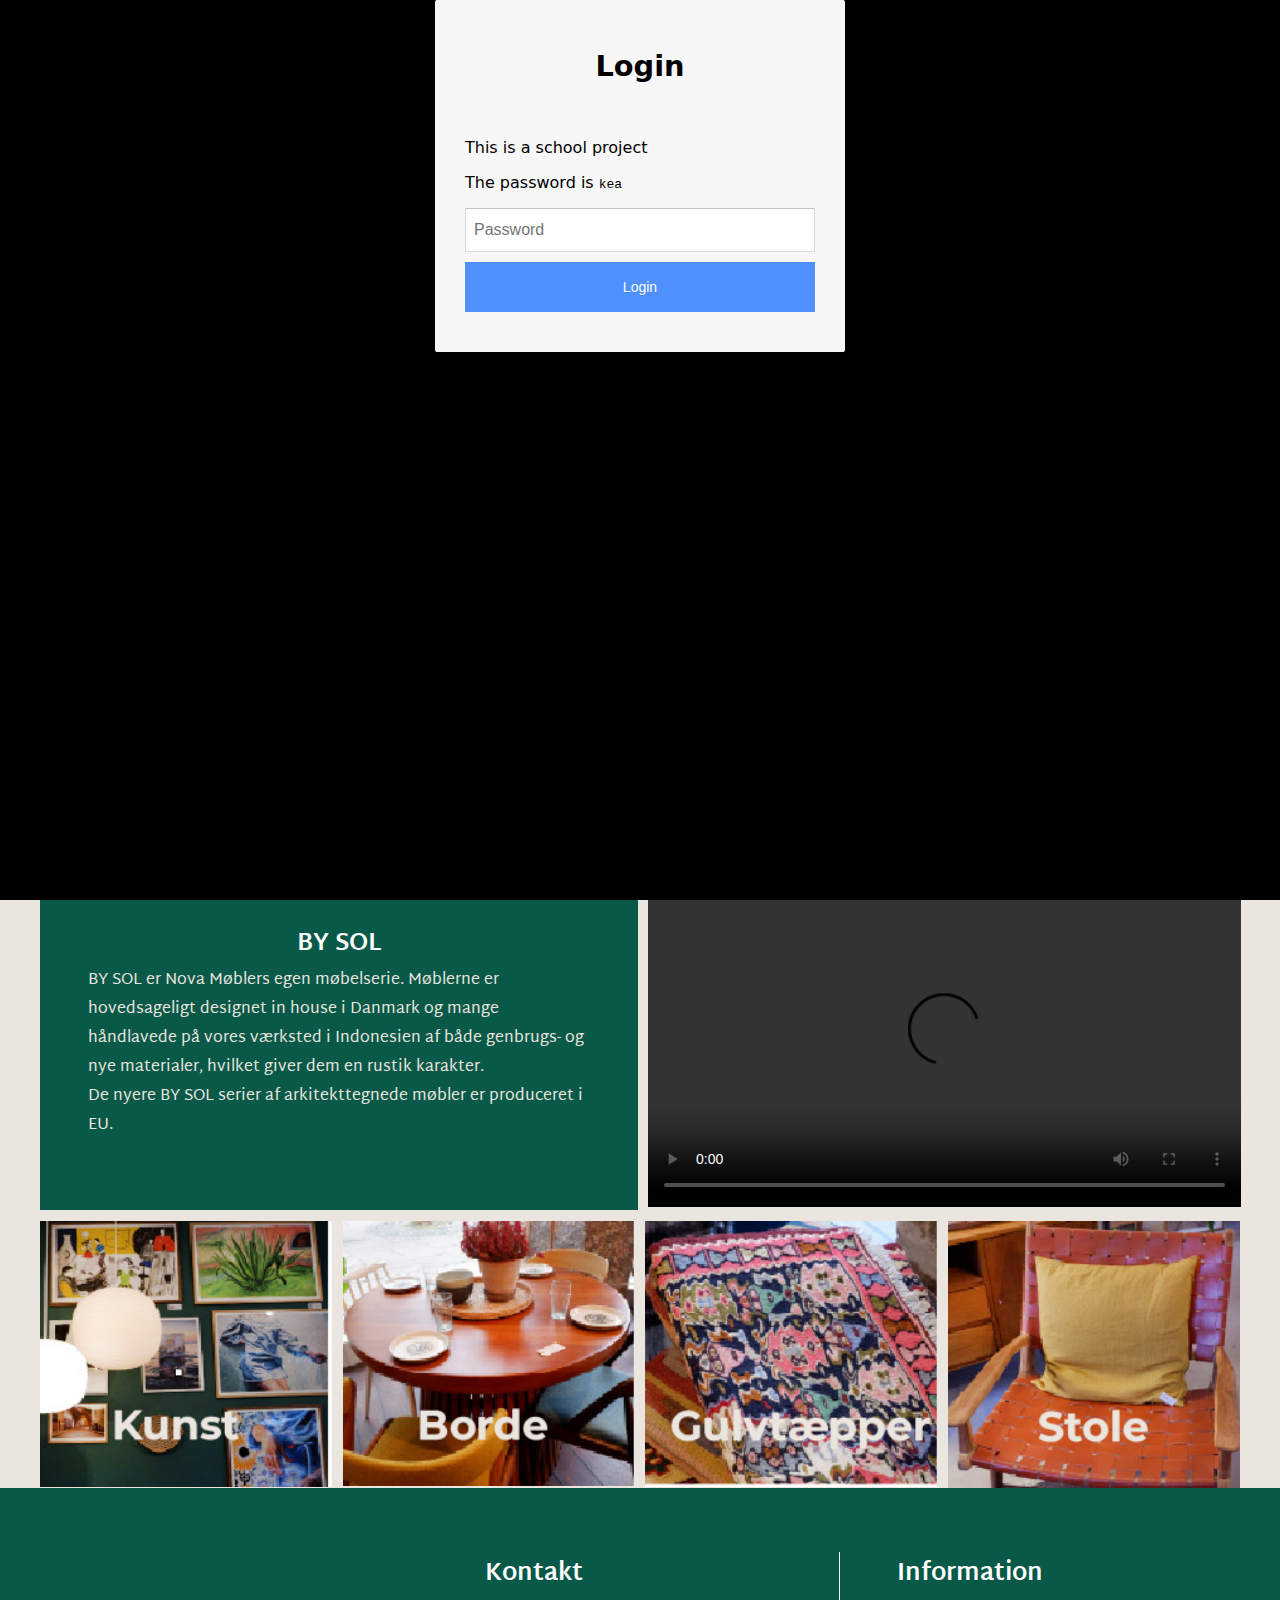
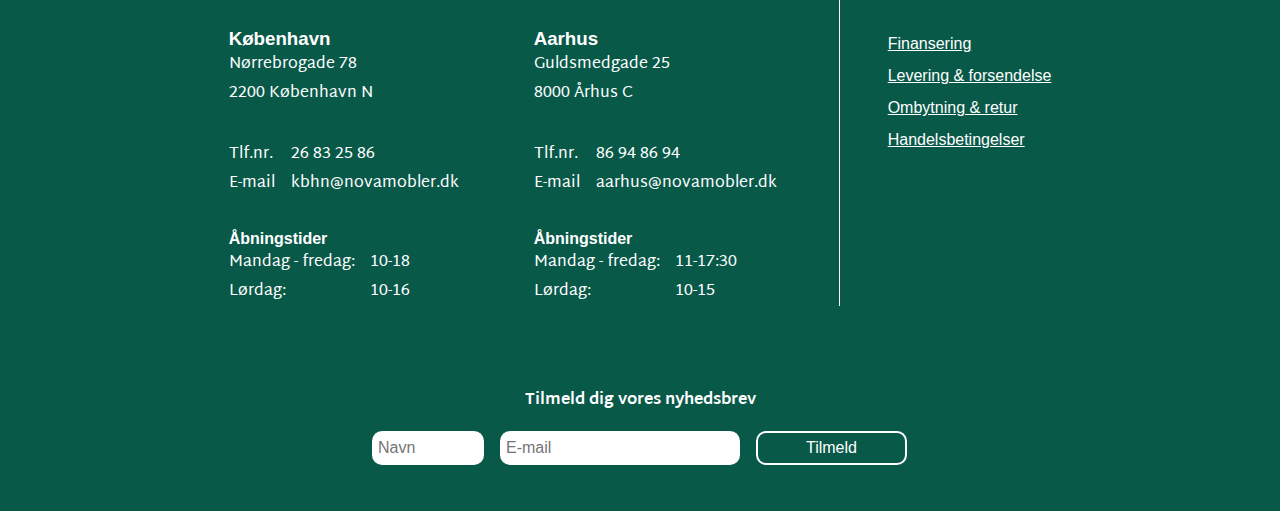
<file: index.html>
<!DOCTYPE html>
<html lang="da">

<head>
    <meta charset="UTF-8">
    <meta http-equiv="X-UA-Compatible" content="IE=edge">
    <meta name="viewport" content="width=device-width, initial-scale=1.0">
    <meta name="robots" content="noindex">
    <link rel="stylesheet" href="faelles_style.css">
    <link rel="stylesheet" href="index_style.css">
    <title>Nova møbler</title>
    <link rel="preconnect" href="https://fonts.googleapis.com">
    <link rel="preconnect" href="https://fonts.gstatic.com" crossorigin>
    <link href="https://fonts.googleapis.com/css2?family=Montserrat:wght@500&display=swap" rel="stylesheet">
    <script src="kopier_herfra/burger.js" defer></script>
    <link rel="preconnect" href="https://fonts.googleapis.com">
    <link rel="preconnect" href="https://fonts.gstatic.com" crossorigin>
    <link href="https://fonts.googleapis.com/css2?family=Martel+Sans&display=swap" rel="stylesheet">
</head>

<body>
    <header>
        <div>
            <a href="index.html"> <img src="imgs/lillelogo.svg" alt="logo" /> </a>
        </div>
        <nav>
            <ul>
                <li><a href="bysol.html">Produkter</a></li>
                <li><a href="ompolstring.html">Ompolstring</a></li>
                <li> <a href="index.html">Indretning</a></li>
                <li><a href="index.html">Information</a></li>
                <li><a href="omos.html">Om os</a></li>

            </ul>
        </nav>
    </header>

    <main>
        <div class="grid1">
            <img class="forsideimg" src="imgs/forsideimggg.webp" alt="forside banner">
        </div>

        <div class="grid1_1">
            <div class="sol">
                <h2>BY SOL</h2>
                <p>BY SOL er Nova Møblers egen møbelserie. Møblerne er hovedsageligt designet in house i Danmark og
                    mange håndlavede på
                    vores værksted i Indonesien af både genbrugs- og nye materialer, hvilket giver dem en rustik
                    karakter.</p>
                <p>De nyere BY SOL serier af arkitekttegnede møbler er produceret i EU.</p>
            </div>
            <div><video controls src="https://kristinemalling.dk/kea/novavideo.mp4"></video></div>
        </div>

        <div class="grid1_1_1_1">
            <a href=""> <img src="imgs/forsidekunst.webp" alt="Kunst menu"></a>
            <a href="bysol.html"> <img src="imgs/forsidebord.webp" alt="Bord menu"></a>
            <a href=""><img src="imgs/forsidegulv.webp" alt="Gulvtæppe menu"></a>
            <a href="bysol.html"><img src="imgs/forsidestol.webp" alt="Stol menu"></a>
        </div>
    </main>
    <footer>
        <section>
            <div>
                <h2>Kontakt</h2>
                <div class="kontakt_grid">
                    <div class="kontakt_kbh_arh">
                        <h3>København</h3>
                        <div class="adresse">
                            <p>Nørrebrogade 78</p>
                            <p>2200 København N</p>
                        </div>
                        <div class="tlf_mail">

                            <p>Tlf.nr. </p>
                            <p>26 83 25 86</p>
                            <p>E-mail</p>
                            <p>kbhn@novamobler.dk</p>
                        </div>
                        <div class="tider">
                            <h4>Åbningstider</h4>
                            <div class="tider_dage">
                                <p>Mandag - fredag:</p>
                                <p>10-18</p>
                                <p>Lørdag: </p>
                                <p>10-16</p>
                            </div>
                        </div>
                    </div>
                    <div class="kontakt_kbh_arh">
                        <h3>Aarhus</h3>
                        <div class="adresse">
                            <p>Guldsmedgade 25</p>
                            <p>8000 Århus C</p>
                        </div>
                        <div class="tlf_mail">

                            <p>Tlf.nr. </p>
                            <p>86 94 86 94</p>
                            <p>E-mail</p>
                            <p>aarhus@novamobler.dk</p>
                        </div>
                        <div class="tider">
                            <h4>Åbningstider</h4>
                            <div class="tider_dage">
                                <p>Mandag - fredag:</p>
                                <p>11-17:30</p>
                                <p>Lørdag: </p>
                                <p>10-15</p>
                            </div>
                        </div>
                    </div>
                </div>
            </div>
            <div class="footer_information">
                <h2>Information</h2>
                <ul>
                    <li>Finansering</li>
                    <li>Levering & forsendelse</li>
                    <li>Ombytning & retur</li>
                    <li>Handelsbetingelser</li>

                </ul>
            </div>
        </section>
        <div class="tilmeld_nyhedsbrev">
            <h2 class="tilmeld_h2">Tilmeld dig vores nyhedsbrev</h2>
            <div class="tilmeld_formular">

                <input placeholder="Navn" id="navn" type="text" name="Navn" required />
                <input placeholder="E-mail" id="email" type="email" name="E-mail" required />
                <Button type="submit">Tilmeld</Button>
            </div>
        </div>

    </footer>
    <script src="login.js"></script>
    <script src="menu.js"></script>
</body>

</html>
</file>
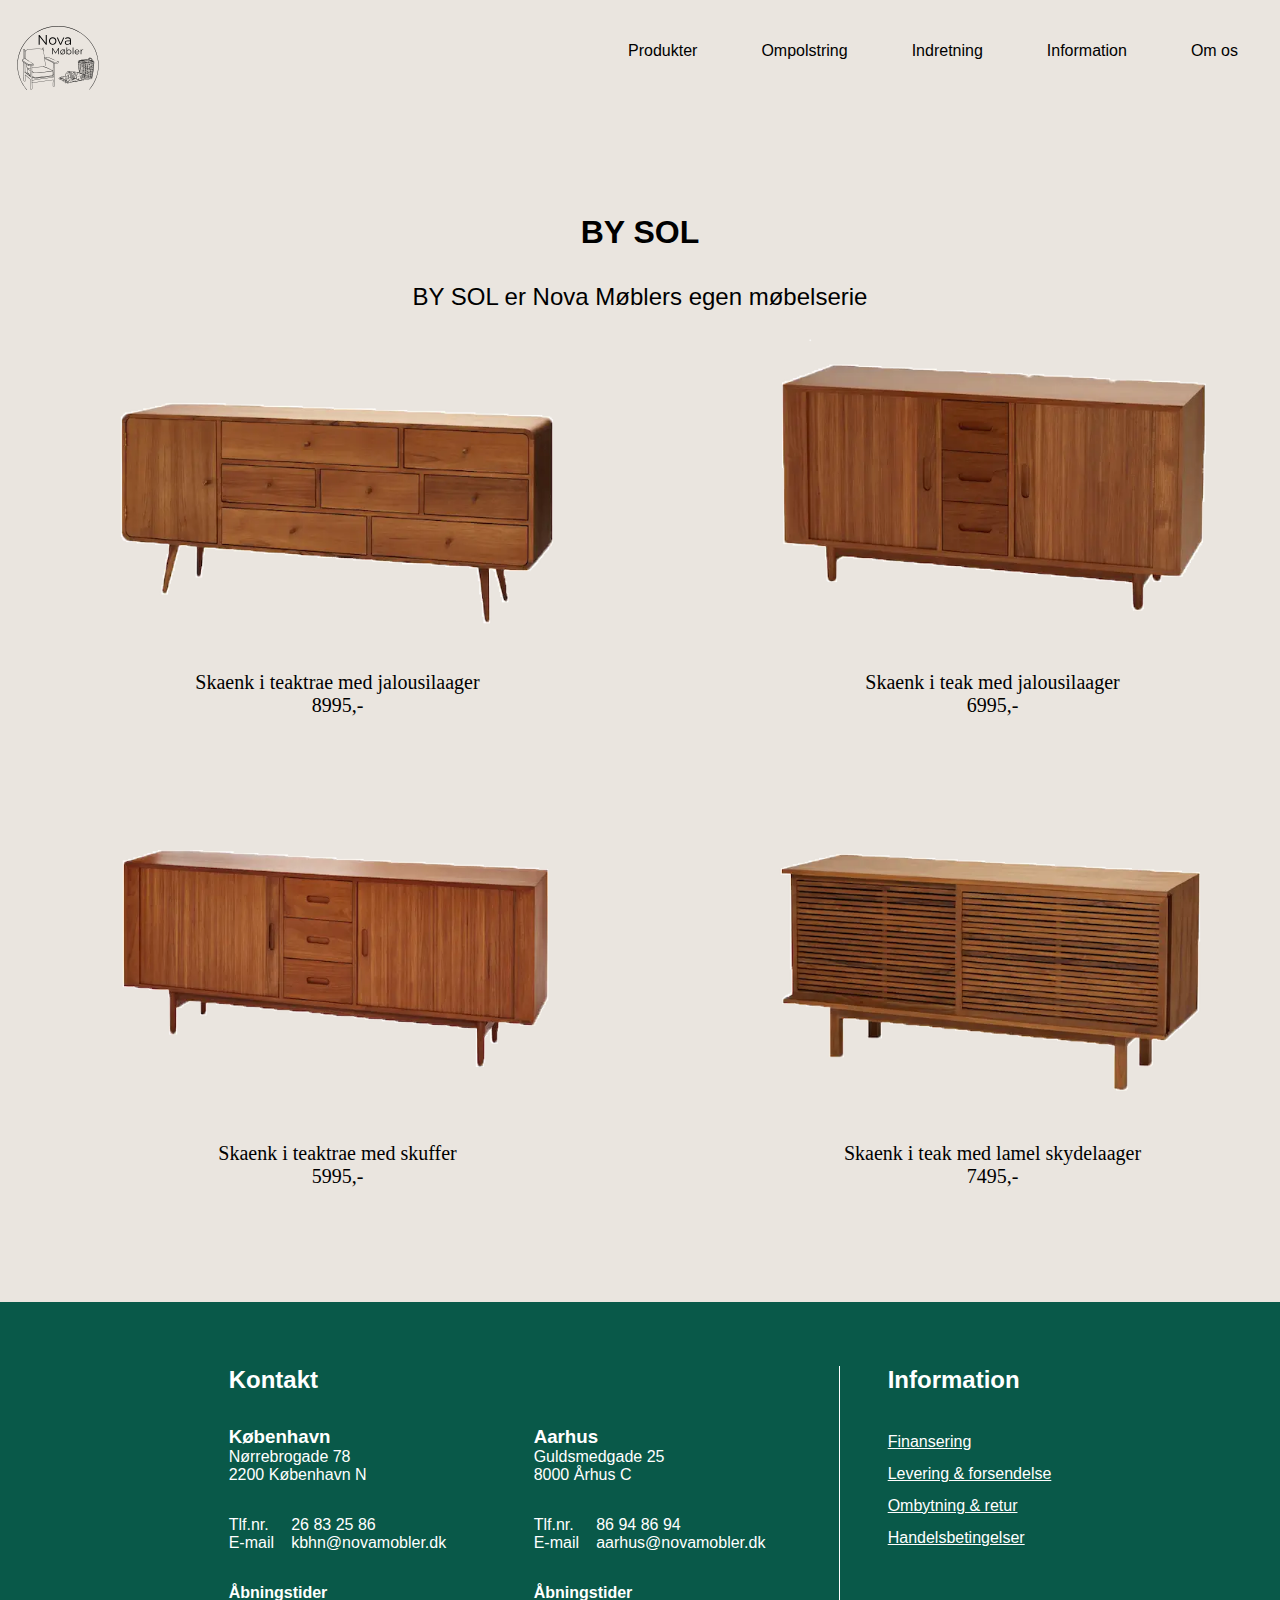
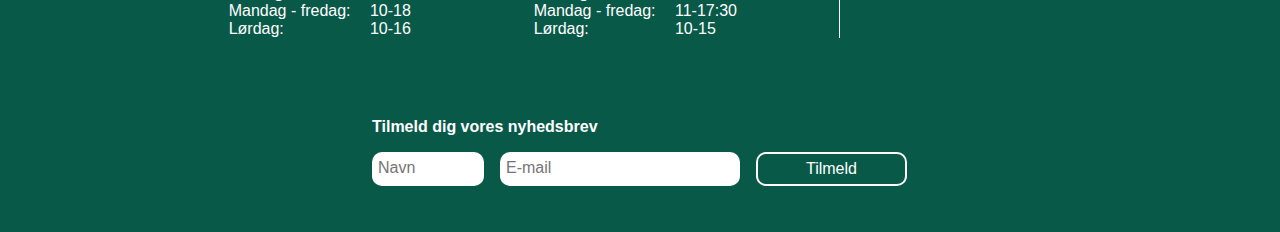
<file: bysol.html>
<!DOCTYPE html>
<html lang="en">

<head>
  <meta charset="UTF-8" />
  <meta http-equiv="X-UA-Compatible" content="IE=edge" />
  <meta name="viewport" content="width=device-width, initial-scale=1.0" />
  <meta name="robots" content="noindex" />
  <link rel="stylesheet" href="faelles_style.css" />
  <link rel="stylesheet" href="bysol_style.css" />
  <title>BY SOL</title>
</head>

<body>
  <header>
    <div>
      <a href="index.html"> <img src="imgs/lillelogo.svg" alt="logo" /> </a>
    </div>
    <nav>
      <ul>
        <li><a href="bysol.html">Produkter</a></li>
        <li><a href="ompolstring.html">Ompolstring</a></li>
        <li> <a href="index.html">Indretning</a></li>
        <li><a href="index.html">Information</a></li>
        <li><a href="omos.html">Om os</a></li>

      </ul>
    </nav>
  </header>
  <main>
    <h1>BY SOL</h1>
    <h2>BY SOL er Nova Møblers egen møbelserie</h2>
    <section class="grid_2-2">
      <div>
        <img src="imgs/skaaaenk1.webp" alt="skaenk1" />
        <p>Skaenk i teaktrae med jalousilaager</p>
        <p>8995,-</p>
      </div>
      <div class="skaenk">
        <img src="imgs/skaaaenk2.webp" alt="skaenk2" />
        <p>Skaenk i teak med jalousilaager</p>
        <p>6995,-</p>
      </div>
      <div>
        <img src="imgs/skaaaaenk3.webp" alt="skaenk3" />
        <p>Skaenk i teaktrae med skuffer</p>
        <p>5995,-</p>
      </div>
      <div class="skaenk2">
        <img src="imgs/skaaaaaenk4.webp" alt="skaenk4" />
        <p>Skaenk i teak med lamel skydelaager</p>
        <p>7495,-</p>
      </div>
    </section>
  </main>
  <footer>
    <section>
      <div>
        <h2>Kontakt</h2>
        <div class="kontakt_grid">
          <div class="kontakt_kbh_arh">
            <h3>København</h3>
            <div class="adresse">
              <p>Nørrebrogade 78</p>
              <p>2200 København N</p>
            </div>
            <div class="tlf_mail">
              <p>Tlf.nr.</p>
              <p>26 83 25 86</p>
              <p>E-mail</p>
              <p>kbhn@novamobler.dk</p>
            </div>
            <div class="tider">
              <h4>Åbningstider</h4>
              <div class="tider_dage">
                <p>Mandag - fredag:</p>
                <p>10-18</p>
                <p>Lørdag:</p>
                <p>10-16</p>
              </div>
            </div>
          </div>
          <div class="kontakt_kbh_arh">
            <h3>Aarhus</h3>
            <div class="adresse">
              <p>Guldsmedgade 25</p>
              <p>8000 Århus C</p>
            </div>
            <div class="tlf_mail">
              <p>Tlf.nr.</p>
              <p>86 94 86 94</p>
              <p>E-mail</p>
              <p>aarhus@novamobler.dk</p>
            </div>
            <div class="tider">
              <h4>Åbningstider</h4>
              <div class="tider_dage">
                <p>Mandag - fredag:</p>
                <p>11-17:30</p>
                <p>Lørdag:</p>
                <p>10-15</p>
              </div>
            </div>
          </div>
        </div>
      </div>
      <div class="footer_information">
        <h2>Information</h2>
        <ul>
          <li>Finansering</li>
          <li>Levering & forsendelse</li>
          <li>Ombytning & retur</li>
          <li>Handelsbetingelser</li>
        </ul>
      </div>
    </section>
    <div class="tilmeld_nyhedsbrev">
      <h2 class="tilmeld_h2">Tilmeld dig vores nyhedsbrev</h2>
      <div class="tilmeld_formular">
        <input placeholder="Navn" id="navn" type="text" name="Navn" required />
        <input placeholder="E-mail" id="email" type="email" name="E-mail" required />
        <button type="submit">Tilmeld</button>
      </div>
    </div>
    <!-- <section>
        <div>
          <h2>Kontakt</h2>
          <div class="kontakt_grid">
            <div class="kontakt_kbh_arh">
              <h3>København</h3>
              <div class="adresse">
                <p>Nørrebrogade 78</p>
                <p>2200 København N</p>
              </div>
              <div class="tlf_mail">
                <p>Tlf.nr.</p>
                <p>26 83 25 86</p>
                <p>E-mail</p>
                <p>kbhn@novamobler.dk</p>
              </div>
              <div class="tider">
                <h4>Åbningstider</h4>
                <div class="tider_dage">
                  <p>Mandag - fredag:</p>
                  <p>10-18</p>
                  <p>Lørdag:</p>
                  <p>10-16</p>
                </div>
              </div>
            </div>
            <div class="kontakt_kbh_arh">
              <h3>Aarhus</h3>
              <div class="adresse">
                <p>Guldsmedgade 25</p>
                <p>8000 Århus C</p>
              </div>
              <div class="tlf_mail">
                <p>Tlf.nr.</p>
                <p>86 94 86 94</p>
                <p>E-mail</p>
                <p>aarhus@novamobler.dk</p>
              </div>
              <div class="tider">
                <h4>Åbningstider</h4>
                <div class="tider_dage">
                  <p>Mandag - fredag:</p>
                  <p>11-17:30</p>
                  <p>Lørdag:</p>
                  <p>10-15</p>
                </div>
              </div>
            </div>
          </div>
        </div>
        <div class="footer_information">
          <h2>Information</h2>
          <ul>
            <li>Finansering</li>
            <li>Levering & forsendelse</li>
            <li>Ombytning & retur</li>
            <li>Handelsbetingelser</li>
          </ul>
        </div>
      </section>
      <div class="tilmeld_nyhedsbrev">
        <h2 class="tilmeld_h2">Tilmeld dig vores nyhedsbrev</h2>
        <div class="tilmeld_formular">
          <input placeholder="Navn" id="navn" type="text" name="Navn" required />
          <input placeholder="E-mail" id="email" type="email" name="E-mail" required />
          <button type="submit">Tilmeld</button>
        </div>
      </div> -->
  </footer>
  <script src="menu.js"></script>
</body>

</html>
</file>
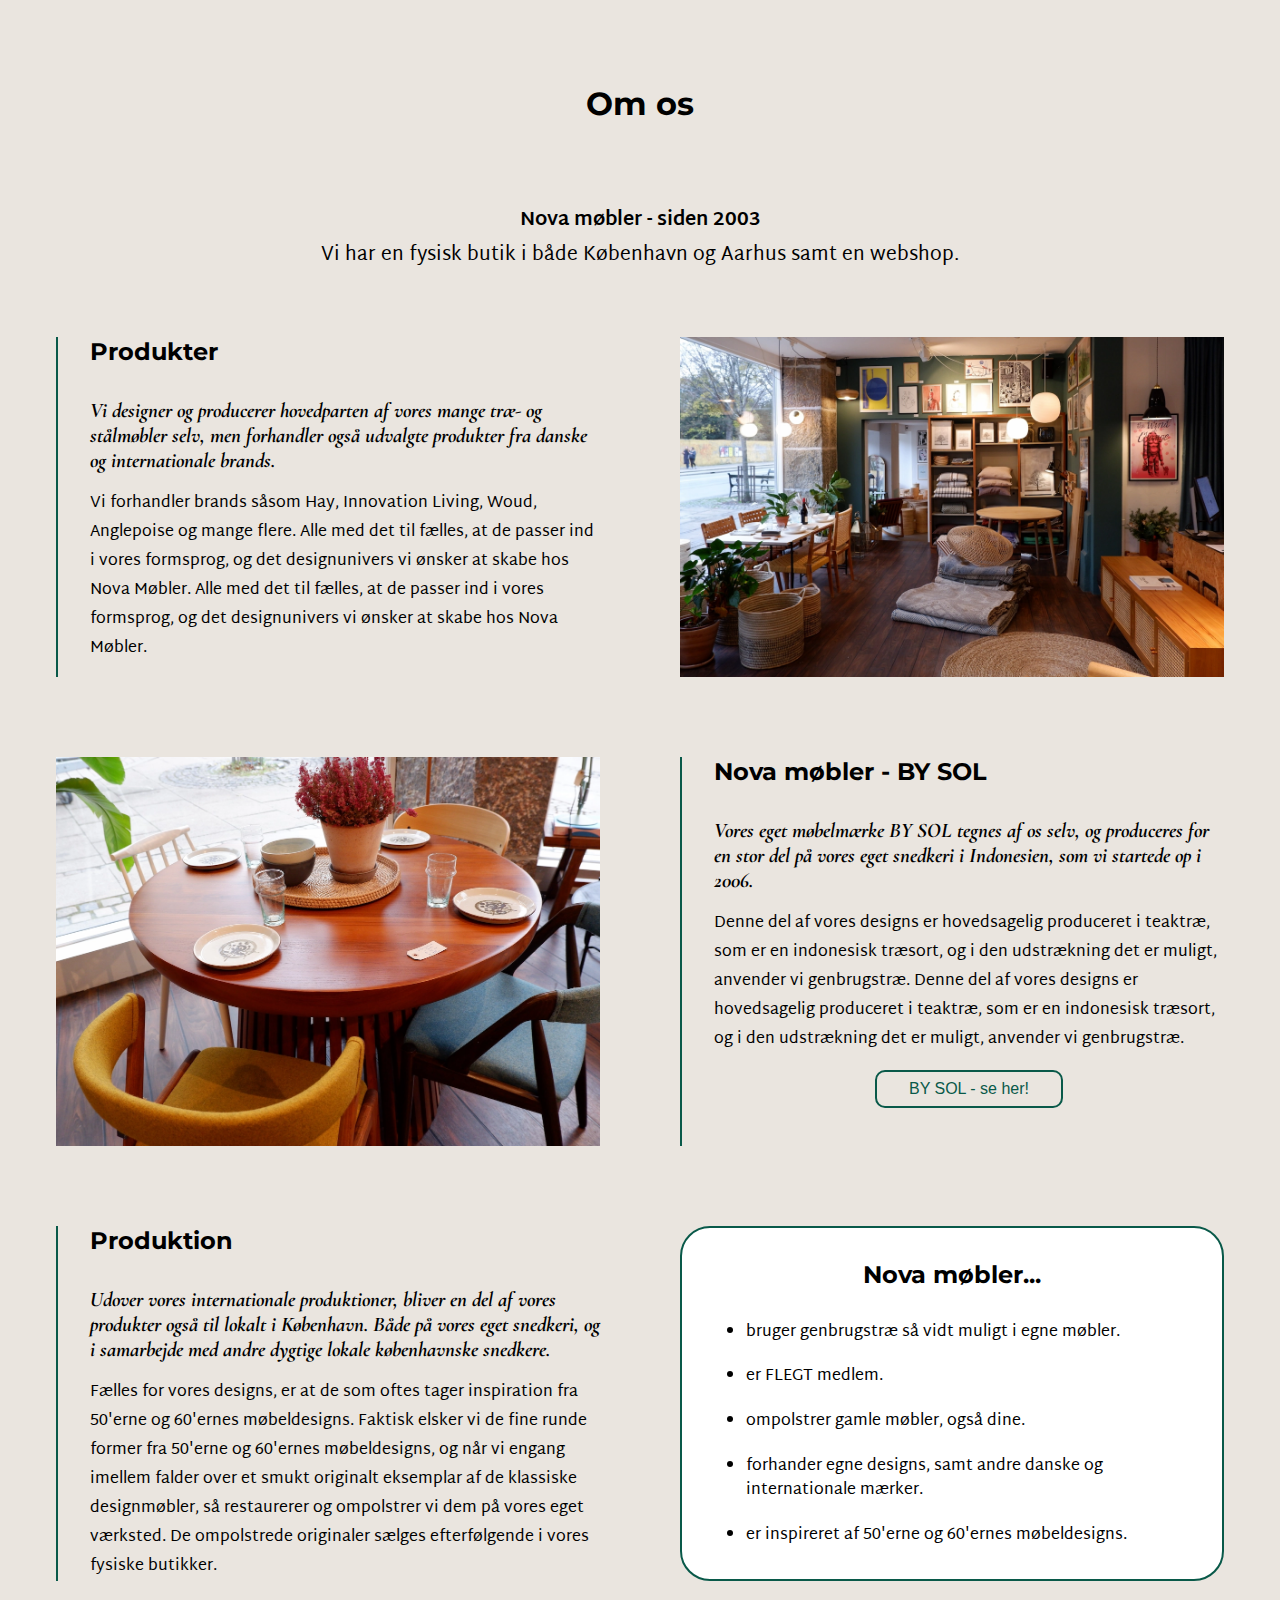
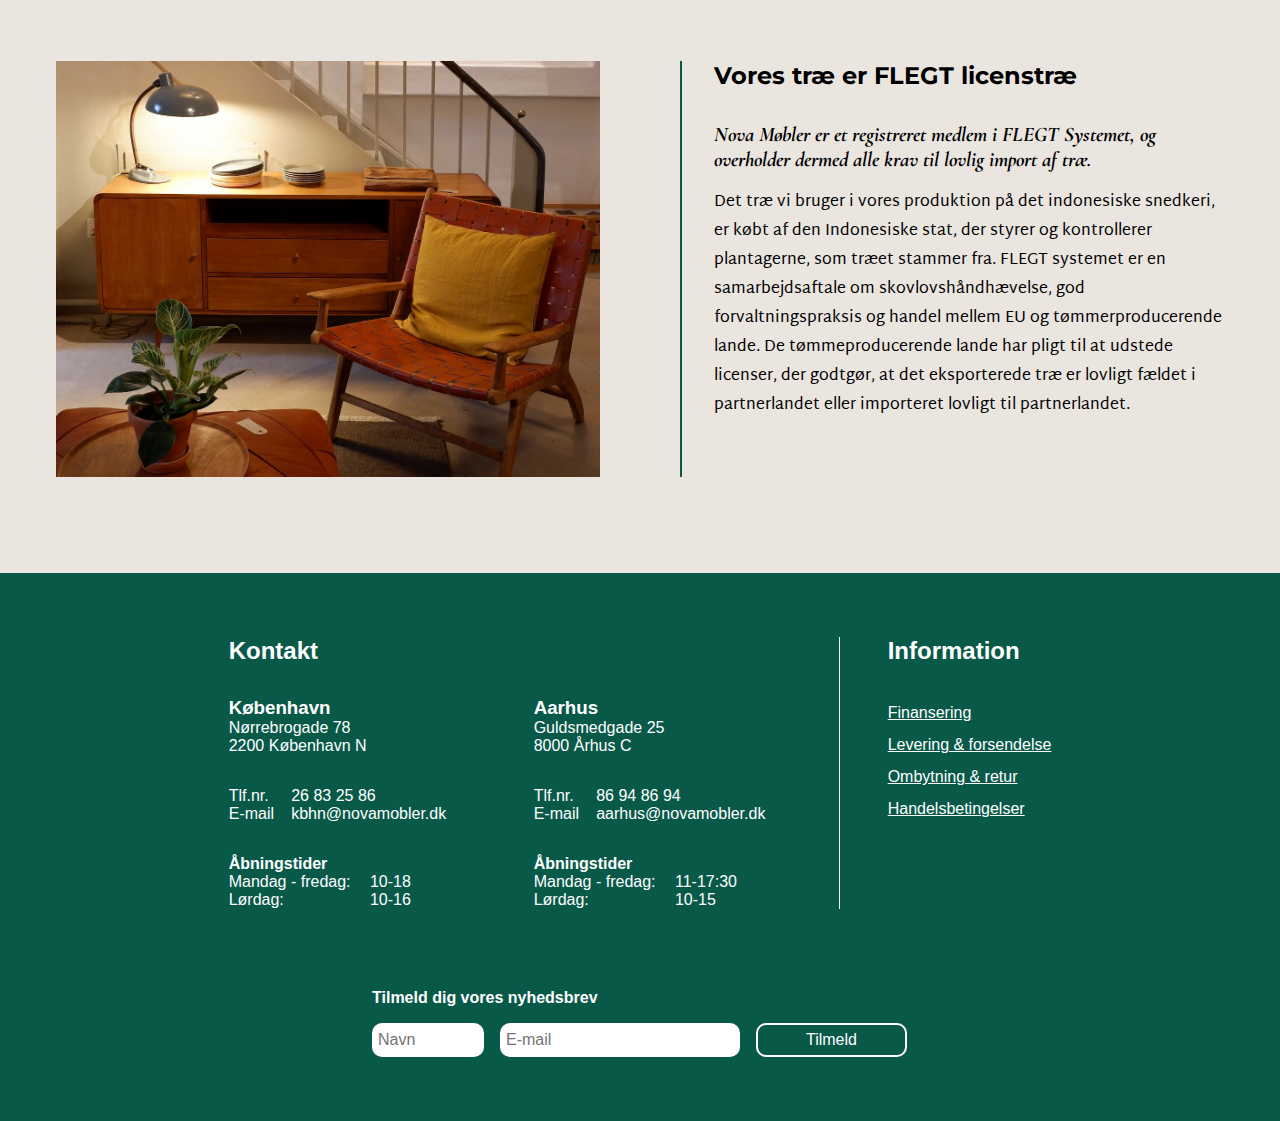
<file: omos.html>
<!DOCTYPE html>
<html lang="da">

<head>
    <meta charset="UTF-8">
    <meta http-equiv="X-UA-Compatible" content="IE=edge">
    <meta name="viewport" content="width=device-width, initial-scale=1.0">
    <meta name="robots" content="noindex" />
    <!-- indsæt rigtige css dok herunder: -->
    <link rel="stylesheet" href="faelles_style.css">
    <link rel="stylesheet" href="omos_style.css">

    <link rel="preconnect" href="https://fonts.googleapis.com">
    <link rel="preconnect" href="https://fonts.gstatic.com" crossorigin>
    <link
        href="https://fonts.googleapis.com/css2?family=Cormorant+Garamond:ital@0;1&family=Martel+Sans&family=Montserrat:ital,wght@0,400;1,100&display=swap"
        rel="stylesheet">
    <!-- Skriv rigtig titel herunder: __-->
    <title>Om os</title>
</head>

<body>
    <header>
    </header>
    <main>
        <div id="omos_titel">
            <h1>Om os</h1>
            <p class="siden">Nova møbler - siden 2003</p>
            <p>Vi har en fysisk butik i både København og Aarhus samt en webshop.</p>
        </div>
        <section class="omos_grid">
            <div class="omos_tekstboks order2">
                <h2>Produkter</h2>
                <p class="under_skrift">Vi designer og producerer hovedparten af vores mange træ- og stålmøbler selv,
                    men forhandler også
                    udvalgte
                    produkter fra
                    danske og internationale brands.
                </p>

                <p>Vi forhandler brands såsom Hay, Innovation Living, Woud, Anglepoise og mange flere. Alle med det til
                    fælles, at de passer ind i vores formsprog, og det designunivers vi ønsker at skabe
                    hos
                    Nova Møbler.

                    Alle med det til fælles, at de passer ind i vores formsprog, og det designunivers vi ønsker at skabe
                    hos
                    Nova Møbler.</p>
            </div>
            <div class="order1">
                <img src="imgs/billede1.webp" alt="">
            </div>
            <div class="order3">
                <img src="imgs/billede22.webp" alt="Nova møbler">
            </div>
            <div class=" omos_tekstboks order4">
                <h2>Nova møbler - BY SOL</h2>
                <p class="under_skrift">Vores eget møbelmærke BY SOL tegnes af os selv, og produceres for en stor del på
                    vores eget snedkeri
                    i Indonesien, som
                    vi startede op i 2006.</p>
                <p>Denne del af vores designs er hovedsagelig produceret i teaktræ, som er en indonesisk træsort, og i
                    den udstrækning det
                    er muligt, anvender vi genbrugstræ.
                    Denne del af vores designs er hovedsagelig produceret i teaktræ, som er en indonesisk træsort, og i
                    den udstrækning det
                    er muligt, anvender vi genbrugstræ.
                </p>
                <div class="knap_grid">
                    <a href="bysol.html" class="knap">BY SOL - se her!</a>
                </div>
            </div>


            <div class="omos_tekstboks order6">
                <h2>Produktion</h2>
                <p class="under_skrift">Udover vores internationale produktioner, bliver en del af vores produkter også
                    til lokalt i
                    København.
                    Både på vores
                    eget snedkeri, og i samarbejde med andre dygtige lokale københavnske snedkere.</p>
                <p>Fælles for vores designs, er at de som oftes tager inspiration fra 50'erne og 60'ernes møbeldesigns.

                    Faktisk elsker vi de fine runde former fra 50'erne og 60'ernes møbeldesigns, og når vi engang
                    imellem
                    falder over et
                    smukt originalt eksemplar af de klassiske designmøbler, så restaurerer og ompolstrer vi dem på vores
                    eget værksted. De
                    ompolstrede originaler sælges efterfølgende i vores fysiske butikker.</p>

            </div>
            <div class="faktaboks order5">
                <h2>Nova møbler...</h2>
                <ul>
                    <li>bruger genbrugstræ så vidt muligt i egne møbler.</li>
                    <li>er FLEGT medlem. </li>
                    <li>ompolstrer gamle møbler, også dine.</li>
                    <li>forhander egne designs, samt andre danske og internationale mærker. </li>
                    <li>er inspireret af 50'erne og 60'ernes møbeldesigns.</li>

                </ul>
            </div>
            <div class="order7">
                <img src="imgs/billede3.webp" alt="">
            </div>
            <div class="omos_tekstboks order8">
                <h2>Vores træ er FLEGT licenstræ</h2>
                <p class="under_skrift">Nova Møbler er et registreret medlem i FLEGT Systemet, og overholder dermed alle
                    krav til lovlig import af træ.</p>
                <p>Det træ vi bruger i vores produktion på det indonesiske snedkeri, er købt af den Indonesiske
                    stat, der styrer og
                    kontrollerer plantagerne, som træet stammer fra.

                    FLEGT systemet er en samarbejdsaftale om skovlovshåndhævelse, god forvaltningspraksis og
                    handel mellem EU og
                    tømmerproducerende lande. De tømmeproducerende lande har pligt til at udstede licenser, der godtgør,
                    at det eksporterede
                    træ er lovligt fældet i partnerlandet eller importeret lovligt til partnerlandet.
                </p>

            </div>

        </section>

    </main>

    <footer>
        <section>
            <div>
                <h2>Kontakt</h2>
                <div class="kontakt_grid">
                    <div class="kontakt_kbh_arh">
                        <h3>København</h3>
                        <div class="adresse">
                            <p>Nørrebrogade 78</p>
                            <p>2200 København N</p>
                        </div>
                        <div class="tlf_mail">

                            <p>Tlf.nr. </p>
                            <p>26 83 25 86</p>
                            <p>E-mail</p>
                            <p>kbhn@novamobler.dk</p>
                        </div>
                        <div class="tider">
                            <h4>Åbningstider</h4>
                            <div class="tider_dage">
                                <p>Mandag - fredag:</p>
                                <p>10-18</p>
                                <p>Lørdag: </p>
                                <p>10-16</p>
                            </div>
                        </div>
                    </div>
                    <div class="kontakt_kbh_arh">
                        <h3>Aarhus</h3>
                        <div class="adresse">
                            <p>Guldsmedgade 25</p>
                            <p>8000 Århus C</p>
                        </div>
                        <div class="tlf_mail">

                            <p>Tlf.nr. </p>
                            <p>86 94 86 94</p>
                            <p>E-mail</p>
                            <p>aarhus@novamobler.dk</p>
                        </div>
                        <div class="tider">
                            <h4>Åbningstider</h4>
                            <div class="tider_dage">
                                <p>Mandag - fredag:</p>
                                <p>11-17:30</p>
                                <p>Lørdag: </p>
                                <p>10-15</p>
                            </div>
                        </div>
                    </div>
                </div>
            </div>
            <div class="footer_information">
                <h2>Information</h2>
                <ul>
                    <li>Finansering</li>
                    <li>Levering & forsendelse</li>
                    <li>Ombytning & retur</li>
                    <li>Handelsbetingelser</li>

                </ul>
            </div>
        </section>
        <div class="tilmeld_nyhedsbrev">
            <h2 class="tilmeld_h2">Tilmeld dig vores nyhedsbrev</h2>
            <div class="tilmeld_formular">

                <input placeholder="Navn" id="navn" type="text" name="Navn" required />
                <input placeholder="E-mail" id="email" type="email" name="E-mail" required />
                <Button type="submit">Tilmeld</Button>
            </div>
        </div>

    </footer>

    <script>src = "burger_menu.js"</script>
    
</body>

</html>
</file>
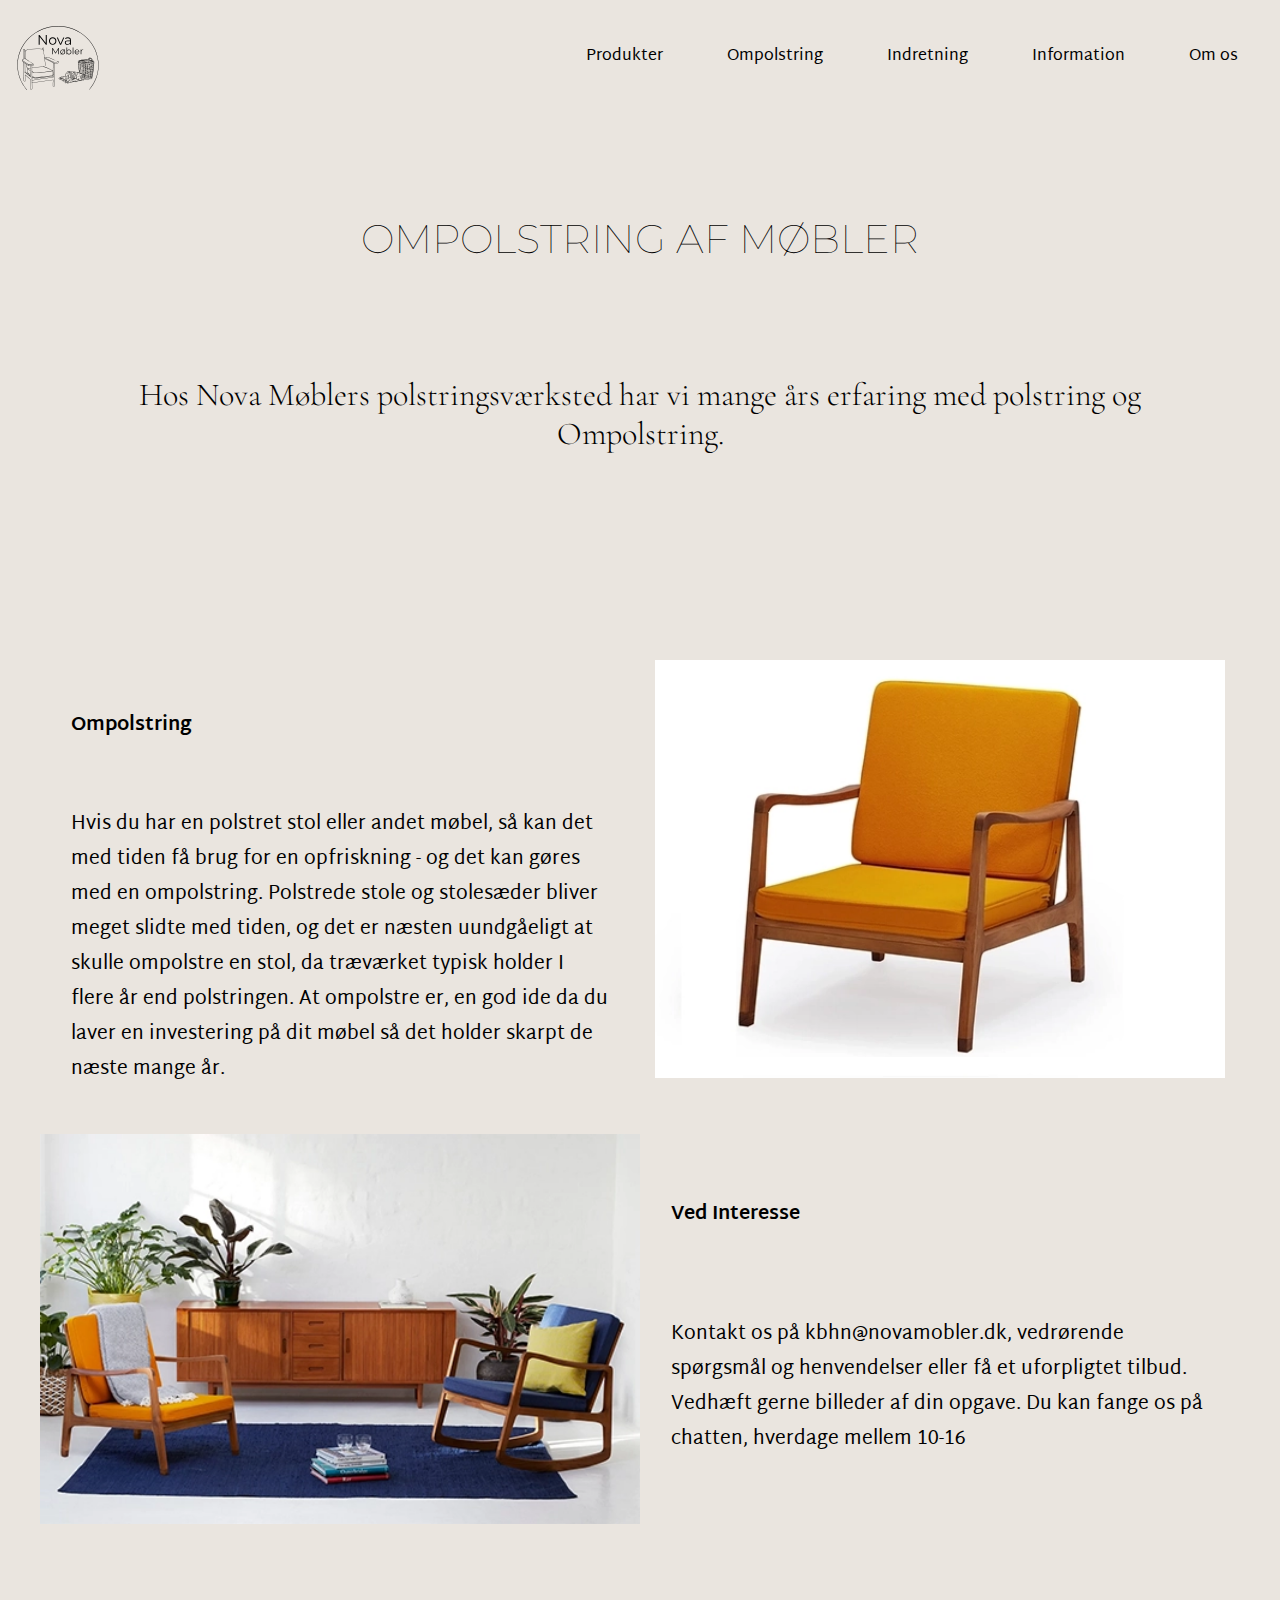
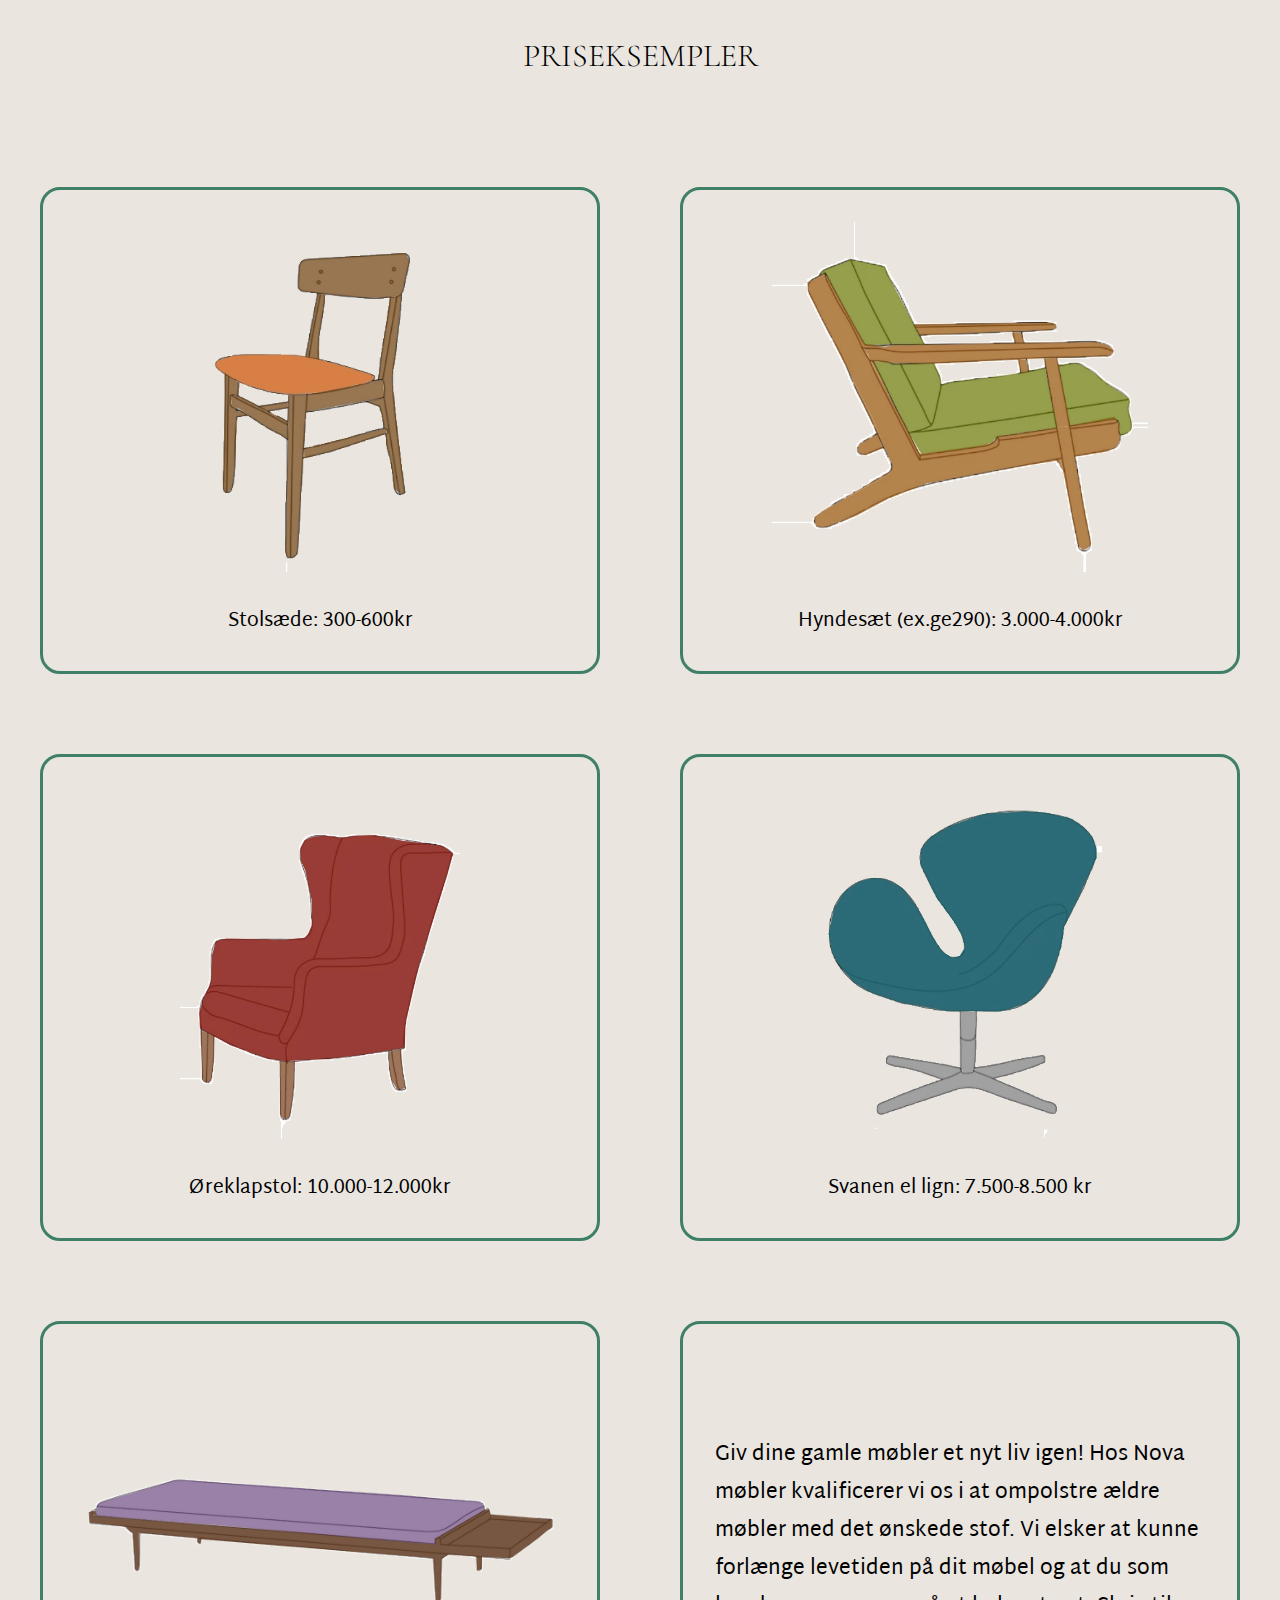
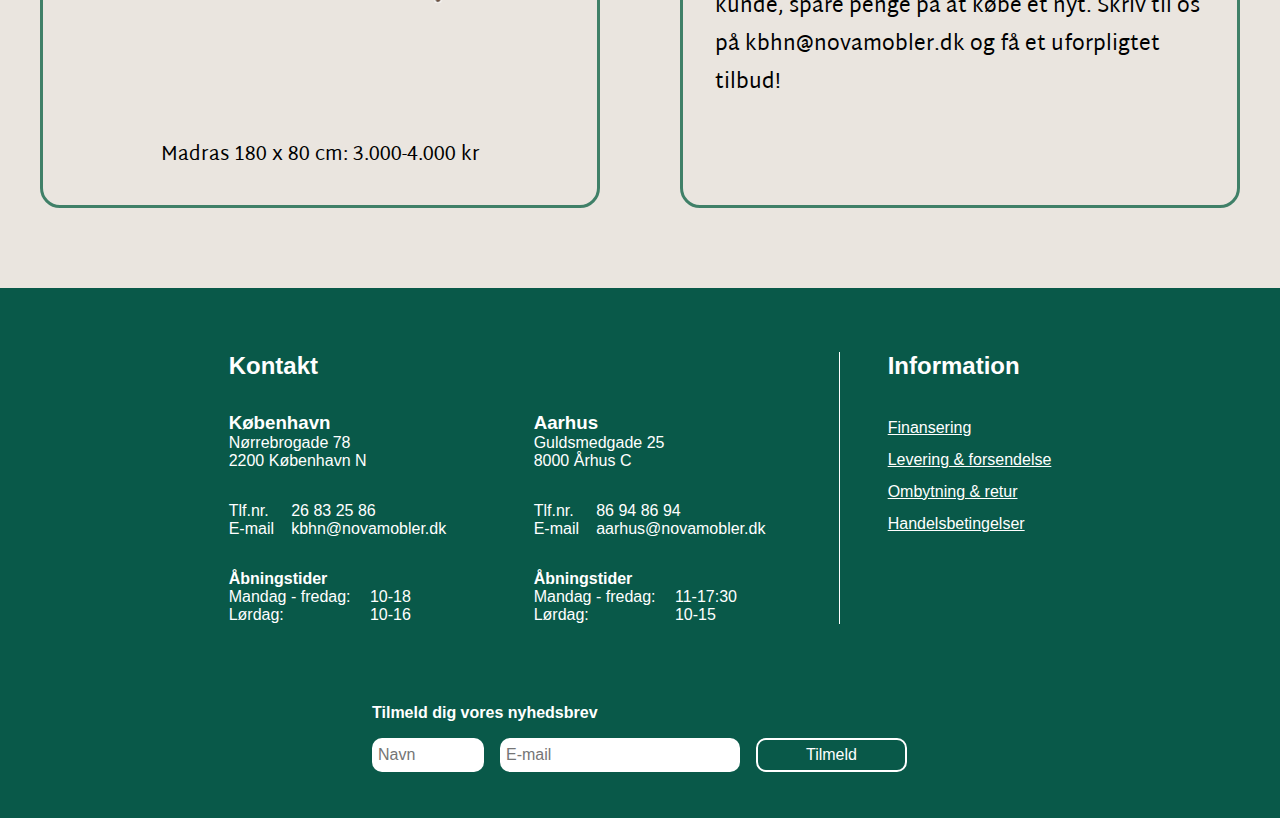
<file: ompolstring.html>
<!-- Indsæt nedstående -->
<!DOCTYPE html>
<html lang="da">

<head>
    <meta charset="UTF-8">
    <meta http-equiv="X-UA-Compatible" content="IE=edge">
    <meta name="viewport" content="width=device-width, initial-scale=1.0">
    <meta name="robots" content="noindex" />
    <link rel="stylesheet" href="faelles_style.css">
    <!-- indsæt rigtige css dok herunder: -->
    <link rel="stylesheet" href="ompolstring_style.css">
    <!-- Skriv rigtig titel herunder: -->
    <link rel="preconnect" href="https://fonts.googleapis.com">
    <link rel="preconnect" href="https://fonts.gstatic.com" crossorigin>
    <link
        href="https://fonts.googleapis.com/css2?family=Cormorant+Garamond:ital@0;1&family=Martel+Sans&family=Montserrat:ital,wght@0,400;1,100&display=swap"
        rel="stylesheet">
    <title>Ompolstring</title>
</head>

<body>
    <header>
        <div>
            <a href="index.html"> <img src="imgs/lillelogo.svg" alt="logo" /> </a>
        </div>
        <nav>
            <ul>
                <li><a href="bysol.html">Produkter</a></li>
                <li><a href="ompolstring.html">Ompolstring</a></li>
                <li> <a href="index.html">Indretning</a></li>
                <li><a href="index.html">Information</a></li>
                <li><a href="omos.html">Om os</a></li>

            </ul>
        </nav>

    </header>
    <main>
        <h1 id="ompols_h1">OMPOLSTRING AF MØBLER</h1>
        <h2 class="ompols_h2">Hos Nova Møblers polstringsværksted har vi mange års erfaring med polstring og
            Ompolstring.
        </h2>


        <div id="ompols_1">
            <div class="foto_1"><img src="imgs/ompolstring1.webp" alt=""></div>
            <div class="tekst_1">
                <p class="p_overskrift">Ompolstring</p>
                <p class="p_2">Hvis du har en polstret stol eller andet møbel,
                    så kan det med tiden få brug for en opfriskning
                    - og det kan gøres med en ompolstring.

                    Polstrede stole og stolesæder bliver meget slidte
                    med tiden, og det er næsten uundgåeligt at skulle
                    ompolstre en stol, da træværket typisk holder I
                    flere år end polstringen. At ompolstre er,
                    en god ide da du laver en investering på dit møbel
                    så det holder skarpt de næste mange år.</p>
            </div>
            <div class="foto_2">
                <img class="foto_2_2" src="imgs/ompolstring2.webp" alt="">
            </div>
            <div class="tekst_2">
                <p class="p_overskrift">Ved Interesse</p>
                <p class="p_2">Kontakt os på kbhn@novamobler.dk, vedrørende
                    spørgsmål og henvendelser eller få et uforpligtet
                    tilbud. Vedhæft gerne billeder af din opgave.

                    Du kan fange os på chatten, hverdage mellem 10-16</p>
            </div>
        </div>

        <h2 class="ompols_h2">PRISEKSEMPLER</h2>

        <div id="ompols_id">
            <div class="ompols">
                <img id="img_1" src="imgs/omp1.webp" alt="">
                <p class="ompols_p">Stolsæde: 300-600kr</p>
            </div>
            <div class="ompols">
                <img id="img_2" src="imgs/omp2.webp" alt="">
                <p class="ompols_p">Hyndesæt (ex.ge290): 3.000-4.000kr</p>
            </div>
            <div class="ompols">
                <img class="img_3" src="imgs/omp3.webp" alt="">
                <p class="ompols_p">Øreklapstol: 10.000-12.000kr</p>
            </div>
            <div class="ompols">
                <img id="img_4" src="imgs/4.webp" alt="">
                <p class="ompols_p">Svanen el lign: 7.500-8.500 kr</p>
            </div>
            <div class="ompols">
                <img id="img_5" src="imgs/omp5.webp" alt="">
                <p class="ompols_p">Madras 180 x 80 cm: 3.000-4.000 kr</p>
            </div>
            <div class="ompols">
                <p class="ompols_p_1"> Giv dine gamle møbler et nyt liv igen!
                    Hos Nova møbler kvalificerer vi os i at ompolstre ældre møbler med det ønskede stof.
                    Vi elsker at kunne forlænge levetiden på dit møbel og at du som kunde, spare penge på at købe et
                    nyt.
                    Skriv til os på kbhn@novamobler.dk og få et uforpligtet tilbud!
                </p>
            </div>
        </div>
    </main>

    <footer>
        <section>
            <div>
                <h2>Kontakt</h2>
                <div class="kontakt_grid">
                    <div class="kontakt_kbh_arh">
                        <h3>København</h3>
                        <div class="adresse">
                            <p>Nørrebrogade 78</p>
                            <p>2200 København N</p>
                        </div>
                        <div class="tlf_mail">

                            <p>Tlf.nr. </p>
                            <p>26 83 25 86</p>
                            <p>E-mail</p>
                            <p>kbhn@novamobler.dk</p>
                        </div>
                        <div class="tider">
                            <h4>Åbningstider</h4>
                            <div class="tider_dage">
                                <p>Mandag - fredag:</p>
                                <p>10-18</p>
                                <p>Lørdag: </p>
                                <p>10-16</p>
                            </div>
                        </div>
                    </div>
                    <div class="kontakt_kbh_arh">
                        <h3>Aarhus</h3>
                        <div class="adresse">
                            <p>Guldsmedgade 25</p>
                            <p>8000 Århus C</p>
                        </div>
                        <div class="tlf_mail">

                            <p>Tlf.nr. </p>
                            <p>86 94 86 94</p>
                            <p>E-mail</p>
                            <p>aarhus@novamobler.dk</p>
                        </div>
                        <div class="tider">
                            <h4>Åbningstider</h4>
                            <div class="tider_dage">
                                <p>Mandag - fredag:</p>
                                <p>11-17:30</p>
                                <p>Lørdag: </p>
                                <p>10-15</p>
                            </div>
                        </div>
                    </div>
                </div>
            </div>
            <div class="footer_information">
                <h2>Information</h2>
                <ul>
                    <li>Finansering</li>
                    <li>Levering & forsendelse</li>
                    <li>Ombytning & retur</li>
                    <li>Handelsbetingelser</li>

                </ul>
            </div>
        </section>
        <div class="tilmeld_nyhedsbrev">
            <h2 class="tilmeld_h2">Tilmeld dig vores nyhedsbrev</h2>
            <div class="tilmeld_formular">

                <input placeholder="Navn" id="navn" type="text" name="Navn" required />
                <input placeholder="E-mail" id="email" type="email" name="E-mail" required />
                <Button type="submit">Tilmeld</Button>
            </div>
        </div>

    </footer>

    <script src="menu.js"></script>
</body>

</html>
</file>
<file: bysol_style.css>
h1 {
  text-align: center;
  font-family: Montserrat, sans-serif;
  font-weight: bold;
  margin-top: 5rem;
}
.grid_2-2 p {
  text-align: center;
  font-family: Cormorant Garamond, serif;
  font-weight: 500;
  font-size: 20px;
}
main h2 {
  text-align: center;
  font-weight: lighter;
  font-family: Montserrat, sans-serif;

  margin-top: 2rem;
  color: black;
}

header {
  position: sticky;
  top: 0;
  display: flex;
  justify-content: space-between;
  padding: 20px;
  background-color: var(--baggrund);
}
header nav ul {
  display: flex;
  list-style: none;
  margin-top: 2rem;
  margin-right: 2rem;

  /* align-items: center; */
  gap: 4rem;
}

header nav ul a {
  color: black;
  text-decoration: none;
  font-family: "Martel Sans", sans-serif;
}
header nav ul a:hover {
  text-shadow: 2px 2px 2px black;
}
header img {
  border-radius: 0;
  width: 6rem;
  padding: 0;
  margin: 0;
}

/*------------------- Menu på mobil ---------------------*/
@media (max-width: 800px) {
  nav {
    --less-than: 800;
    --burger-lines: #000000;
    --burger-border: #000000;
  }

  header nav ul {
    display: flex;
    justify-content: space-between;
    list-style: none;
    text-decoration: none;
  }
  header a {
    text-decoration: none;
    /* color: #e6d1b5;
    text-shadow: 2px 2px #730202;
    font-size: 2rem;
    font-family: "courier_prim";
    font-weight: 700; */
    padding: 50px;
  }

  header {
    position: static;
  }
}
@media (min-width: 800px) {
  /*------------------- Menu ---------------------*/

  header {
    padding: 10px;
  }

  @media (min-width: 800px) {
    /*------------------- Menu ---------------------*/

    header {
      padding: 10px;
    }
    /* -------- Logo menu ---------- */
    #logo {
      height: 100px;
      width: auto;
    }

    .grid_2-2 {
      display: grid;
      grid-template-columns: 2fr 2fr;
      grid-template-rows: 2fr 2fr;
      margin-left: 50px;
      padding-bottom: 50px;
      column-gap: 10rem;
    }
    .order {
      order: -1;
      gap: 10px;
      margin-right: 20px;
      gap: 10px;
    }
    .skaenk {
    }
    .skaenk2 {
      margin-bottom: 4rem;
    }
    .tekst {
      margin-bottom: 2rem;
    }
  }
}
</file>
<file: faelles_style.css>
/*-----------------reset-----------------------*/
* {
  margin: 0;
  padding: 0;
  box-sizing: border-box;
}
body {
  font-family: "pt_serifregular", sans-serif;
}

img {
  width: 100%;
  height: auto;
  display: block;
}

/* ---------- CSS variabler ------------- */

/***
font til h2 
 font-family: 'Cormorant Garamond', serif;
font til p
    font-family: 'Martel Sans', sans-serif;
font til h1
    font-family: 'Montserrat', sans-serif;
  ******/

/* ----Farver----- */

html {
  --primary: #095949;
  --baggrund: #eae5df;
  /* syntaks
  color: var(--primary);

  (Det betyder at: var(--primary) = #095949
   */
}

/* Body */
body {
  background-color: var(--baggrund);
}

/* Main */
main {
  width: 100%;
  max-width: 1200px;
  margin-inline: auto;
}

/* Footer */
footer {
  background-color: var(--primary);
  padding: 4rem 1rem;
}

/* Footer kontakt */

.kontakt_kbh_arh {
  margin-bottom: 4rem;
}

.adresse,
.tlf_mail {
  margin-bottom: 2rem;
}

.tlf_mail {
  display: grid;
  grid-template-columns: 1fr 3fr;
  width: 250px;
}

.tider_dage {
  display: grid;
  grid-template-columns: 1.3fr 1fr;
  width: 250px;
}

/* kontakt tekst detaljer */
footer p,
h2,
h3,
h4 {
  color: white;
}

section h2 {
  margin-bottom: 2rem;
}

/* footer info */
.footer_information {
  border-top: 1px solid;
  border-bottom: 1px solid;
  border-color: white;
  padding: 4rem 0 4rem 0;
  margin-bottom: 4rem;
}
.footer_information li {
  color: white;
  list-style-type: none;
  text-decoration: underline;
  line-height: 2rem;
}

/* Nyhedsbrev */
.tilmeld_h2 {
  font-size: 1rem;
  margin-bottom: 1rem;
}
footer input {
  display: block;
  padding: 6px;
  border-style: none;
  border-radius: 10px;
  margin-right: 1rem;
  margin-bottom: 1rem;
}
::placeholder {
  font-size: 1rem;
}

button {
  display: block;
  font-size: 1rem;
  padding: 6px 3rem;
  color: white;
  border-style: solid;
  border-color: white;
  border-radius: 10px;
  background-color: #095949;
  cursor: pointer;
}

@media (min-width: 800px) {
  /* ---------------------Footer------------------- */
  /* footer generelt */
  footer {
    padding: 4rem 100px 4rem 100px;
  }
  /* kontakt */
  .kontakt_grid {
    display: grid;
    grid-template-columns: 1fr 1fr;
    width: 610px;
  }
  footer section {
    display: flex;
    justify-content: center;
    margin-bottom: 5rem;
  }
  .kontakt_kbh_arh {
    margin-bottom: 0;
  }
  /* info */
  .footer_information {
    padding-top: 0;
    border-bottom: 0;
    padding-left: 3rem;
    border-left: 1px solid;
    border-top: none;
    border-color: white;
  }
  .footer_information {
    margin-bottom: 0rem;
  }
  /* Nyhedsbrev */
  footer input {
    margin-bottom: 0;
  }
  .tilmeld_nyhedsbrev {
    display: grid;
    /* Problemer med at placerer denne i midten. løst med width på 536px, men hvorfor virker det ellers ikke? */
    width: 536px;
    margin-inline: auto;
  }
  .tilmeld_formular {
    display: flex;
    /* place-content: center;*/
    /* margin: 1rem 0 0 0; */
  }

  #navn {
    width: 7rem;
  }

  #email {
    width: 15rem;
  }
}
</file>
<file: index_style.css>
/*-----------------reset-----------------------*/
* {
  margin: 0;
  padding: 0;
  box-sizing: border-box;
}
body {
  font-family: "pt_serifregular", sans-serif;
}

img {
  width: 100%;
  height: auto;
  display: block;
}

/* ---------- CSS variabler ------------- */
/* ----Farver----- */

html {
  --primary: #095949;
  --baggrund: #eae5df;
  /* syntaks
  color: var(--primary);

  (Det betyder at: var(--primary) = #095949
   */
}
/* Tekst */
p {
  font-family: "Martel Sans", sans-serif;
}

h2 {
  text-align: center;
  font-family: "Martel Sans", sans-serif;
}
/* style */

/* ----- MENU ----- */
/***
nav {
  right: -200vw;
  transition: right 1s ease-in;
}

nav.active {
  right: 0;
  transition: right 1s ease-in;
}

.header_nav_ul {
  display: flex;
  justify-content: space-around;
  list-style: none;
  align-items: center;
}

nav ul li a {
  text-decoration: none;
  color: black;
}

.header_nav_ul .logo {
  height: 100px;
  width: auto;
}
**/
header {
  position: sticky;
  top: 0;
  display: flex;
  justify-content: space-between;
  padding: 20px;
  background-color: var(--baggrund);
}
header nav ul {
  display: flex;
  list-style: none;
  margin-top: 2rem;
  margin-right: 2rem;

  /* align-items: center; */
  gap: 4rem;
}

header nav ul a {
  color: black;
  text-decoration: none;
  font-family: "Martel Sans", sans-serif;
}
header nav ul a:hover {
  text-shadow: 2px 2px 2px black;
}
header img {
  border-radius: 0;
  width: 6rem;
  padding: 0;
  margin: 0;
}

/*------------------- Menu på mobil ---------------------*/
@media (max-width: 800px) {
  nav {
    --less-than: 800;
    --burger-lines: #000000;
    --burger-border: #000000;
  }

  header nav ul {
    display: flex;
    justify-content: space-between;
    list-style: none;
    text-decoration: none;
  }
  header a {
    text-decoration: none;
    /* color: #e6d1b5;
    text-shadow: 2px 2px #730202;
    font-size: 2rem;
    font-family: "courier_prim";
    font-weight: 700; */
    padding: 50px;
  }

  header {
    position: static;
  }
}
@media (min-width: 800px) {
  /*------------------- Menu ---------------------*/

  header {
    padding: 10px;
  }
}
/* ----- FORSIDE ----*/

.grid1 {
  display: grid;
  grid-template-columns: 1fr;
}
.titel {
  grid-column: 1/2;
  grid-row: 1/2;
  font-family: "Montserrat", sans-serif;
  font-size: 1.2rem;
}

.forsideimg {
  grid-column: 1/2;
  grid-row: 1/2;
}

.sol {
  background-color: var(--primary);
  width: 100%;
  height: auto;
  margin-top: 1rem;
  color: var(--baggrund);
  text-align: left;
  padding: 3rem;
}

/* Video */

video {
  width: 100%;
  height: auto;
  aspect-ratio: 16/9;
  margin-top: 1rem;
}

.div {
  aspect-ratio: 16/9;
}

@media (min-width: 600px) {
  /* ----- FORSIDE ----*/
  .forsideh1_1 {
    font-family: "Montserrat", sans-serif;
    font-size: 2.5rem;
  }

  .forsideh1_2 {
    font-family: "Montserrat", sans-serif;
    font-size: 2.5rem;
  }

  .grid1_1_1_1 {
    display: grid;
    grid-template-columns: 1fr 1fr 1fr 1fr;
    gap: 10px;
    margin-top: 10px;
  }

  .grid1_1 {
    display: grid;
    grid-template-columns: 1fr 1fr;
    /* grid-template-rows: 1fr; */
    gap: 10px;
  }

  .forsideimg {
    display: block;
    height: auto;
    width: auto;
  }

  .sol {
    background-color: var(--primary);
    width: 597.5px;
    height: 336px;
    margin-top: 1rem;
    color: var(--baggrund);
    text-align: left;
    padding: 3rem;
  }
}
</file>
<file: omos_style.css>
/*-----------------reset-----------------------*/
* {
  margin: 0;
  padding: 0;
  box-sizing: border-box;
}
body {
  font-family: "pt_serifregular", sans-serif;
}

img {
  width: 100%;
  height: auto;
  display: block;
}

@media (max-width: 600px) {
  /* order */
  .omos_grid {
    display: grid;
  }
  .order1 {
    order: 1;
  }
  .order2 {
    order: 2;
  }
  .order3 {
    order: 3;
  }
  .order4 {
    order: 4;
  }
  .order5 {
    order: 5;
  }
  .order6 {
    order: 6;
  }
  .order7 {
    order: 7;
  }
  .order8 {
    order: 8;
  }
}
/*  */

main {
  padding: 1rem; /* kun på mobil */
}
/* Copy */
main h2 {
  font-family: "Montserrat", sans-serif;
  font-weight: 700;
  color: black;

  /* kun på mobil */
  /* margin-top: 2rem; */
}

main h1 {
  font-family: "Montserrat", sans-serif;
  margin-bottom: 5rem;
  text-align: center;
}

main p {
  font-family: "Martel Sans", sans-serif;
}

.under_skrift {
  font-family: "Cormorant Garamond", serif;

  font-weight: 200;
  font-size: 1.3rem;
}

/* knap */
.knap_grid {
  display: grid;
  place-content: center;
}

.knap {
  color: var(--primary);
  border: 2px solid var(--primary);
  border-radius: 10px;
  padding: 0.5rem 2rem;
  margin-top: 1rem;
  text-decoration: none;
}

.knap:hover {
  color: var(--baggrund);
  background-color: var(--primary);
}
/* faktaboks */
.faktaboks {
  background-color: white;
  border: 2px solid var(--primary);
  border-radius: 30px;
  padding: 1rem;

  /* kun mobil: */
  margin: 0rem 0 0rem 0;
}
.faktaboks h2 {
  text-align: center;
  margin: 1rem 0 2rem 0;
}

.faktaboks ul {
  display: grid;
  gap: 1.3rem;
  list-style: disc;
  margin: 0 0 0 3rem;
}

.faktaboks ul li {
  font-size: 1rem;
  font-family: "Martel Sans", sans-serif;
  line-height: 1.5rem;
}

/* Omos titel */
#omos_titel p {
  text-align: center;
  font-family: "Martel Sans", sans-serif;
  font-size: 1.2rem;
}

#omos_titel {
  margin: 3rem 0 4rem 0;
}

/*-- klasser --*/
.omos_tekstboks {
  padding-left: 2rem;
  border-left: 2px solid var(--primary);

  /* kun mobil: */
  margin: 2rem 0 6rem 0;
}
.billede_sted1 {
  aspect-ratio: 2/3;
  height: 800px;
  background-color: black;
}
.billede_sted2 {
  aspect-ratio: 2/3;
  height: 800px;
  background-color: black;
}

.under_skrift {
  margin: 0 0 1rem 0;
  font-style: italic;
  font-weight: bold;
}

#omos_titel .siden {
  font-family: "Martel Sans", sans-serif;
  font-weight: 700;
}
@media (min-width: 600px) {
  /* rettelser efter "kun på mobil" */

  .omos_tekstboks {
    margin: 0;
  }
  .faktaboks {
    margin: 0;
  }

  main {
    margin-bottom: 5rem;
  }

  /* grids */
  .omos_grid {
    display: grid;
    grid-template-columns: 1fr 1fr;
    gap: 5rem;
  }
}

/* -----------------------------MENUUUU----------------------------- */
/* ----- MENU ----- */
/* -------- Nav ---------- */
/* .header_nav_ul {
  position: sticky;
  display: flex;
  justify-content: space-around;
  gap: 50px;
  align-items: center;
  font-size: 1rem;
  list-style-type: none;
}
.header_nav_ul li {
  flex-basis: 100px;
  white-space: nowrap;
}

header a {
  text-decoration: none;
}
/* -------- Logo menu ---------- */
/* #logo {
  height: 100px;
  width: auto;
} */

/* header {
  display: flex;
  align-items: center;
} */
header {
  position: sticky;
  top: 0;
  display: flex;
  justify-content: space-between;
  padding: 20px;
  background-color: var(--baggrund);
}
header nav ul {
  display: flex;
  list-style: none;
  margin-top: 2rem;
  margin-right: 2rem;

  /* align-items: center; */
  gap: 4rem;
}

header nav ul a {
  color: black;
  text-decoration: none;
  font-family: "Martel Sans", sans-serif;
}
header nav ul a:hover {
  text-shadow: 2px 2px 2px black;
}
header img {
  border-radius: 0;
  width: 6rem;
  padding: 0;
  margin: 0;
}

/*------------------- Menu på mobil ---------------------*/
@media (max-width: 800px) {
  nav {
    --less-than: 800;
    --burger-lines: #000000;
    --burger-border: #000000;
  }

  header nav ul {
    display: flex;
    justify-content: space-between;
    list-style: none;
    text-decoration: none;
  }
  header a {
    text-decoration: none;
    /* color: #e6d1b5;
    text-shadow: 2px 2px #730202;
    font-size: 2rem;
    font-family: "courier_prim";
    font-weight: 700; */
    padding: 50px;
  }

  header {
    position: static;
  }
}
@media (min-width: 800px) {
  /*------------------- Menu ---------------------*/

  header {
    padding: 10px;
  }

  /* header nav,
  header nav ul {
    height: 100%;
  }

  header nav {
    align-items: center;
    margin-left: auto;
  }
  header nav ul {
    display: flex;
    justify-content: space-between;
    list-style: none;
    text-decoration: none;
    align-items: center;
  }
  header a {
    text-decoration: none;
    color: #e6d1b5;
    font-size: 2rem;
    font-family: "courier_prim";
    font-weight: 700;
    padding: 0 50px;
  }

  header a:hover {
    color: azure;
  }
  header img {
    border-radius: 0;
    width: 3rem;
    padding: 0;
    margin: 0;
  } */
}
</file>
<file: ompolstring_style.css>
/*-----------------reset-----------------------*/
* {
  margin: 0;
  padding: 0;
  box-sizing: border-box;
}
body {
  font-family: "pt_serifregular", sans-serif;
}

img {
  width: 100%;
  height: auto;
  display: block;
}
/**
.header_nav_ul {
  position: sticky;
  display: flex;
  justify-content: space-around;
  gap: 50px;
  align-items: center;
  font-size: 1rem;
  list-style-type: none;
}
.header_nav_ul li {
  flex-basis: 100px;
  white-space: nowrap;
}

header a {
  text-decoration: none;
}
**/
header {
  position: sticky;
  top: 0;
  display: flex;
  justify-content: space-between;
  padding: 20px;
  background-color: var(--baggrund);
}
header nav ul {
  display: flex;
  list-style: none;
  margin-top: 2rem;
  margin-right: 2rem;
  /* align-items: center; */
  gap: 4rem;
}

header nav ul a {
  color: black;
  text-decoration: none;
  font-family: "Martel Sans", sans-serif;
}
header nav ul a:hover {
  text-shadow: 2px 2px 2px black;
}
header img {
  border-radius: 0;
  width: 6rem;
  padding: 0;
  margin: 0;
}

/*------------------- Menu på mobil ---------------------*/
@media (max-width: 800px) {
  nav {
    --less-than: 800;
    --burger-lines: #000000;
    --burger-border: #000000;
  }

  header nav ul {
    display: flex;
    justify-content: space-between;
    list-style: none;
    text-decoration: none;
  }
  header a {
    text-decoration: none;
    /* color: #e6d1b5;
    text-shadow: 2px 2px #730202;
    font-size: 2rem;
    font-family: "courier_prim";
    font-weight: 700; */
    padding: 50px;
  }

  header {
    position: static;
  }
}
@media (min-width: 800px) {
  /*------------------- Menu ---------------------*/

  header {
    padding: 10px;
  }
}

/* -------- Logo menu ---------- */
#logo {
  height: 100px;
  width: auto;
}

/**********mobile**********/

#ompols_1 {
  margin-top: 10rem;
}
.foto1 {
  padding: 15px;
}
.foto_2 {
  padding: 15px;
}
.tekst_1 {
  padding: 15px;
}

.tekst_2 {
  padding: 15px;
}

.ompols {
  border-color: #408068;
  border-style: solid;
  border-radius: 20px;
  width: 350px;
  margin-inline: auto;
  margin-bottom: 50px;
}

#ompols_id {
  display: grid;
  grid-template-rows: repeat(5, 1fr);
}

.ompols img {
  width: 50%;
  margin-top: 2rem;
  margin-left: auto;
  margin-right: auto;
}
#img_5 {
  width: 100%;
  margin-bottom: 6.5rem;
}

#img_2 {
  margin-bottom: 4rem;
}

#ompols_h1 {
  font-family: "Montserrat", sans-serif;
  font-size: 2rem;
  text-align: center;
  font-weight: lighter;
  margin-top: 5rem;
}

.ompols_h2 {
  font-family: "Cormorant Garamond", serif;
  font-size: 1.3rem;
  text-align: center;
  color: black;
  font-weight: lighter;
  margin-top: 2rem;
  padding: 2rem;
}

.p_overskrift {
  font-family: "Martel Sans", sans-serif;
  font-weight: bold;
  margin-top: 2rem;
}
.ompols_p {
  font-family: "Martel Sans", sans-serif;
  text-align: center;
  font-size: 13px;
}
.p_2 {
  font-family: "Martel Sans", sans-serif;
  font-size: 13px;
  margin-top: 2rem;
  margin-bottom: 1rem;
}

/**********desktop**********/
@media (min-width: 600px) {
  #ompols_id {
    display: grid;
    grid-template-columns: 1fr 1fr;
    grid-template-rows: repeat(3, 1fr);
    gap: 5rem;
    margin-bottom: 5rem;
  }

  .ompols {
    width: 100%;
    display: flex;
    flex-direction: column;
    margin-bottom: 0;
    gap: 2rem;
    padding: 2rem;
  }

  .ompols img {
    aspect-ratio: 1/1;
    width: 100%;
    object-fit: contain;
    max-height: 350px;
    margin: 0;
  }

  #img_1,
  #img_2,
  #img_3,
  #img_4,
  #img_5 {
    margin: 0;
  }

  #ompols_1 {
    display: grid;
    grid-template-columns: 2fr 2fr;
  }

  .foto_1 {
    grid-column: 1;
    grid-row: 2;
  }
  .foto_2 {
    grid-column: 2;
  }

  .tekst_1 {
    display: grid;
    grid-column: 1;
    grid-row: 1;
  }

  .tekst_2 {
    display: grid;
    grid-column: 2;
    grid-row: 2;
  }

  .p_overskrift {
    font-size: 1.2rem;
    padding: 1rem;
  }
  .p_2 {
    font-size: 1.2rem;
    padding: 1rem;
  }

  .ompols_p {
    font-size: 1.2rem;
  }

  #ompols_h1 {
    font-size: 2.5rem;
  }
  .ompols_p_1 {
    margin-top: 5rem;
    font-size: 1.3rem;
    font-family: "Martel Sans", sans-serif;
  }
  .ompols_h2 {
    font-size: 2rem;
    margin-top: 5rem;
    margin-bottom: 5rem;
  }
}
</file>
